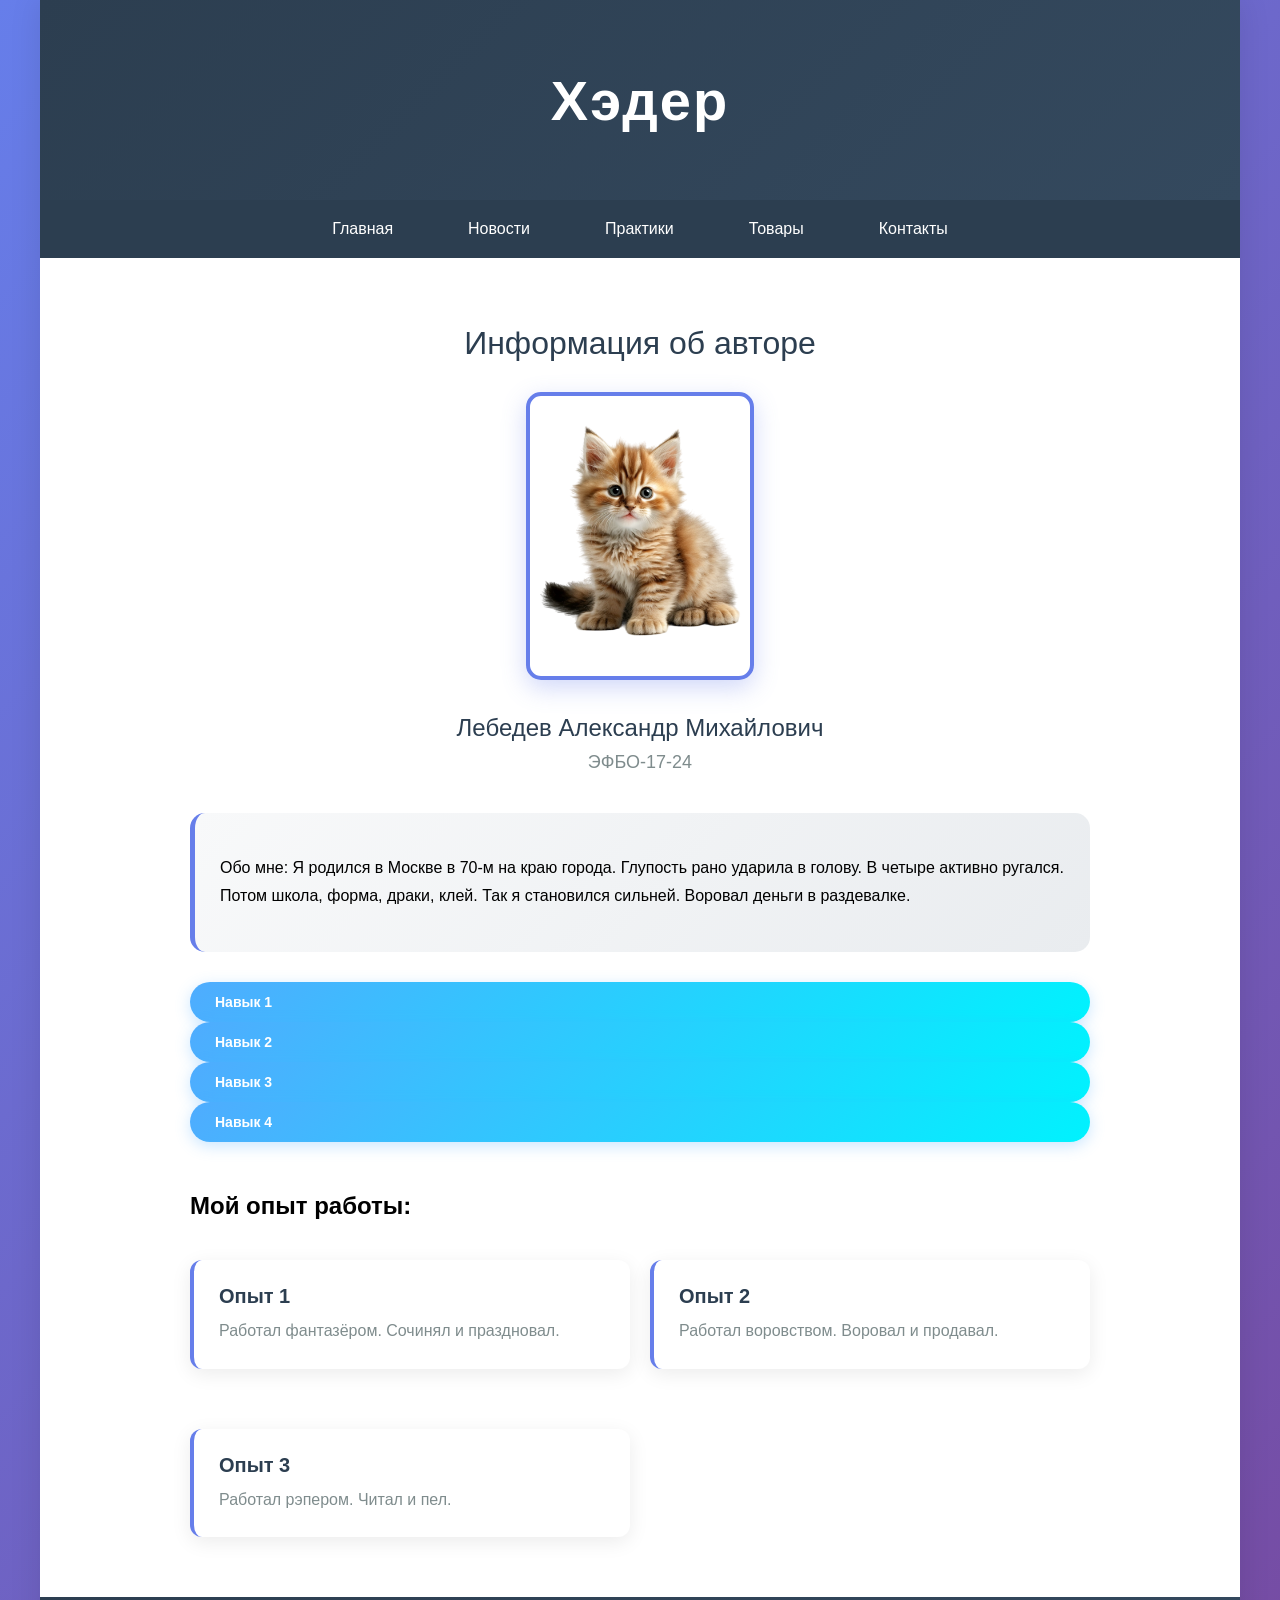
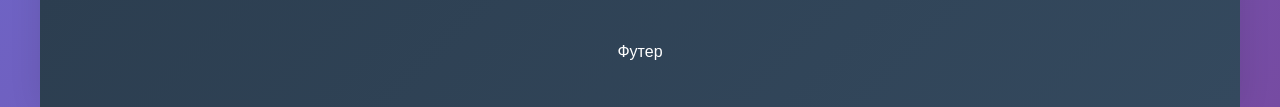
<file: index.html>
<!DOCTYPE html>
    <html lang="ru"> 
        <head> 
            <meta charset="UTF-8"> 
            <meta name="viewport" content="width=device-width, initial-scale=1.0"> 
            <title>Семестровая работа</title> 
            <link rel="stylesheet" href="style/styles.css"> 
        </head> 
        <body> 
            <div class="page-container"> 
            <header class="header">
                <h1>Хэдер</h1>
            </header> 
            <nav class="nav"> 

                <ul class="nav-list"> 
                    <li class="nav-item"><a class="nav-link"  href="index.html">Главная</a></li> 
                    <li class="nav-item"><a class="nav-link"  href="pages/news.html">Новости</a></li> 
                    <li class="nav-item"><a class="nav-link" href="pages/practices.html">Практики</a></li>  
                    <li class="nav-item"><a class="nav-link"  href="pages/goods.html">Товары</a></li> 
                    <li class="nav-item"><a class="nav-link" href="pages/contacts.html">Контакты</a></li> 
                </ul> 

            </nav> 

            <main class="content"> 
                <article class="profile-header"> 
                    <h1 class="profile-title">Информация об авторе</h1>
                    <img class="profile-photo" src="images/photo.jpg" alt="Фото автора" width="200"  height="250">
                    <h2 class="profile-name">Лебедев Александр Михайлович</h2> 
                    <p class="profile-group">ЭФБО-17-24</p> 
                </article>
        
                <section class="about-me">
                    <p>Обо мне: Я родился в Москве в 70-м на краю города. Глупость рано 
                    ударила в голову. В четыре активно ругался. 
                    Потом школа, форма, драки, клей. Так я становился сильней. Воровал деньги в 
                    раздевалке.</p> 
                </section>

                <section class="skills-container">
                        <div class="skill-tag">Навык 1</div> 
                        <div class="skill-tag">Навык 2</div> 
                        <div class="skill-tag">Навык 3</div> 
                        <div class="skill-tag">Навык 4</div> 
                </section>

                <section class="experience-section"> 
                    <h2 class="section title">Мой опыт работы:</h2>

                    <div class="experience-grid">

                        <article class="experience-card"> 
                            <h3 class="experience-title">Опыт 1</h3> 
                            <p class="experience-desc"> Работал фантазёром. Сочинял и праздновал.</p> 
                        </article> 

                        <article class="experience-card">
                            <h3 class="experience-title">Опыт 2</h3> 
                            <p class="experience-desc">Работал воровством. Воровал и продавал.</p> 
                        </article>

                        <article class="experience-card"> 
                            <h3 class="experience-title">Опыт 3</h3> 
                            <p class="experience-desc">Работал рэпером. Читал и пел. </p>
                        </article>

                    </div>

                </section> 
            </main> 

            <footer class="footer">
                <p>Футер</p>
            </footer>  
        </div>  
    </body>
</html>
</file>
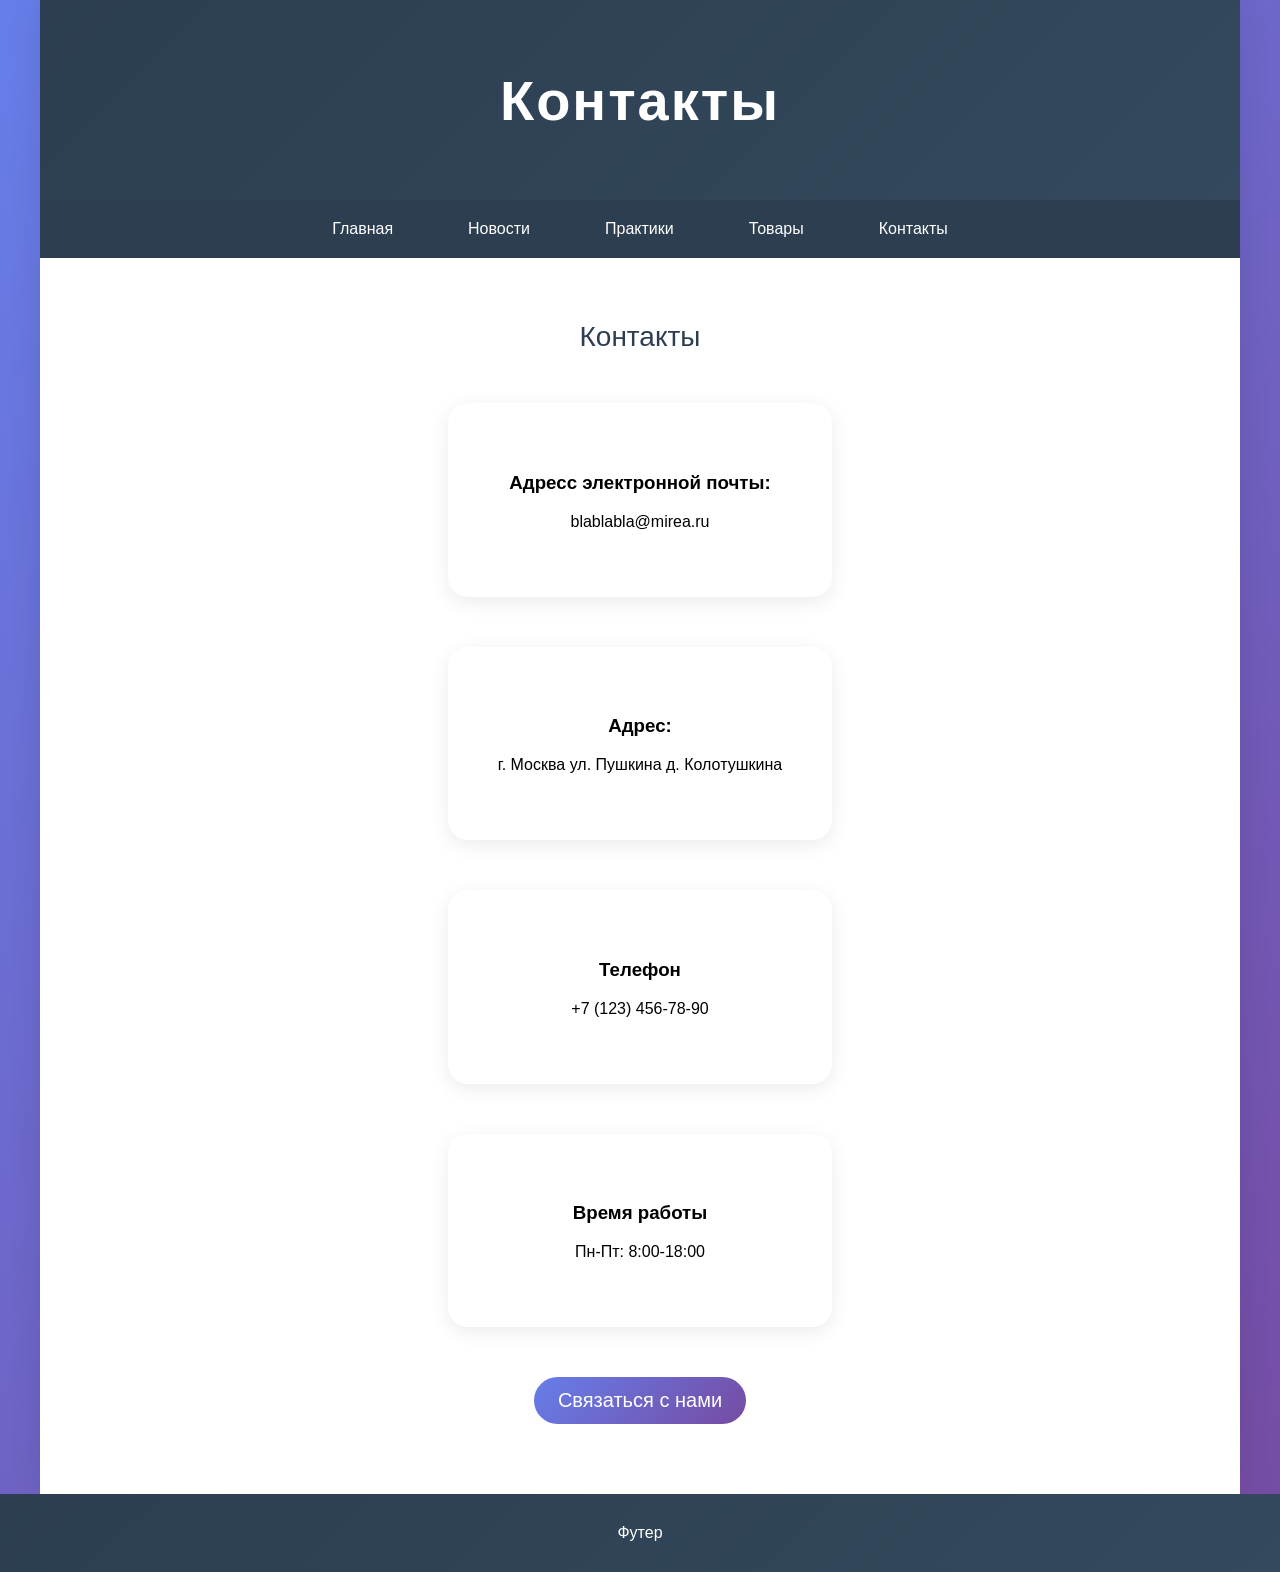
<file: pages/contacts.html>
<!DOCTYPE html>
<html lang="ru">
    <head>
        <meta chraset="UTF-8">
        <meta name="viewport" content="width=device-width, initial-scale=1.0"> 
        <title>Контакты</title>
        <link rel="stylesheet" href="../style/styles.css">
    </head>
    <body>
        <div class="page-container">

            <header class="header">
                <h1>Контакты</h1>
            </header>

                <nav class="nav"> 

                <ul class="nav-list"> 
                    <li class="nav-item"><a class="nav-link"  href="../index.html">Главная</a></li> 
                    <li class="nav-item"><a class="nav-link"  href="news.html">Новости</a></li> 
                    <li class="nav-item"><a class="nav-link" href="practices.html">Практики</a></li>  
                    <li class="nav-item"><a class="nav-link"  href="goods.html">Товары</a></li> 
                    <li class="nav-item"><a class="nav-link" href="contacts.html">Контакты</a></li> 
                </ul> 

            </nav> 
                <main class="content">
                    <h2 class="section-title">Контакты</h2>
                    <section class = "contacts-container">
                        <section class="contacts-block">
                            <h3>Адресс электронной почты:</h3>
                            <p>blablabla@mirea.ru</p>
                        </section>
                        
                        <section class="contacts-block">
                            <h3>Адрес:</h3>
                            <p>г. Москва ул. Пушкина д. Колотушкина</p>
                        </section>

                        <section class="contacts-block">
                            <h3>Телефон</h3>
                            <p>+7 (123) 456-78-90</p>

                        </section>

                        <section class="contacts-block">
                            <h3>Время работы</h3>
                            <p>Пн-Пт: 8:00-18:00</p>

                        </section>
                
                        <button id="openDialog" type="button">Связаться с нами</button>

                            <dialog id="contactDialog" aria-labelledby="dialogTitle">
                            <h2 id="dialogTitle">Обратная связь</h2>

                            <form id="contactForm" method="dialog" novalidate>
                                <div class="form-group">
                                    <label for="name">Имя</label>
                                    <input id="name" name="name" type="text" required minlength="2" autocomplete="given-name">
                                </div>

                                <div class="form-group">
                                    <label for="email">E-mail</label>
                                    <input id="email" name="email" type="email" required placeholder="example@example.ru">
                                </div>

                                <div class="form-group"> 
                                    <label for="phone">Телефон</label>
                                    <input id="phone" name="phone" type="tel" inputmode="tel" autocomplete="tel"
                                    aria-describedby="phoneHelp" placeholder="+7 (___) ___-__-__"
                                    required pattern="^\+7 \(\d{3}\) \d{3}-\d{2}-\d{2}$">
                                    <small id="phoneHelp">Формат: +7 (900) 000-00-00</small>
                                </div>
                                <div class="form-group">
                                    <label for="date">Дата</label>
                                    <input id="date" name="date" type="date">
                                </div>

                                <div class="form-group">
                                    <label for="topic">Тема</label>
                                    <select id="topic" name="topic" required>
                                        <option value="">Выберите тему</option>
                                        <option value="question">Вопрос</option>
                                        <option value="order">Заказ</option>
                                        <option value="other">Другое</option>
                                    </select>
                                </div>

                                <div class="form-group">
                                    <label for="message">Сообщение</label>
                                    <textarea id="message" name="message" rows="4" required></textarea>
                                </div>
                                <div class="form-actions">
                                    <button type="button" id="closeDialog">Закрыть</button>
                                    <button type="submit">Отправить</button>
                                </div>
                            </form>
                        </dialog>

                    </section>
                </main>

            <script>
                // Элементы модального окна
                const dlg = document.getElementById('contactDialog');
                const openBtn = document.getElementById('openDialog');
                const closeBtn = document.getElementById('closeDialog');
                const form = document.getElementById('contactForm');
                let lastActive = null;

                // Открытие модалки
                openBtn.addEventListener('click', () => {
                    lastActive = document.activeElement;
                    dlg.showModal(); // модальный режим + затемнение
                    dlg.querySelector('input,select,textarea,button')?.focus();
                });

                // Закрытие модалки
                closeBtn.addEventListener('click', () => dlg.close('cancel'));

                // Валидация формы
                form?.addEventListener('submit', (e) => {
                // 1) Сброс кастомных сообщений
                    [...form.elements].forEach(el => el.setCustomValidity?.(''));

                    // 2) Проверка встроенных ограничений
                    if (!form.checkValidity()) {
                        e.preventDefault();

                        // Пример: таргетированное сообщение
                        const email = form.elements.email;
                        if (email?.validity.typeMismatch) {
                            email.setCustomValidity('Введите корректный e-mail, например name@example.com');
                        }

                        form.reportValidity(); // показать браузерные подсказки

                        // Ally: подсветка проблемных полей
                        [...form.elements].forEach(el => {
                            if (el.willValidate) el.toggleAttribute('aria-invalid', !el.checkValidity());
                        });
                        return;
                    }

                    // 3) Успешная «отправка» (без сервера)
                    e.preventDefault();
                    // Если форма внутри <dialog>, закрываем окно:
                    document.getElementById('contactDialog').close('success');
                    form.reset();
                });

                // Возврат фокуса после закрытия
                dlg.addEventListener('close', () => { 
                    lastActive?.focus(); 
                });

                // Лёгкая маска телефона (доп. задание)
                const phone = document.getElementById('phone');

                phone?.addEventListener('input', () => {
                    const digits = phone.value.replace(/\D/g,'').slice(0,11); // до 11 цифр
                    const d = digits.replace(/^8/, '7');    // нормализуем 8 -> 7
                    const parts = []
                    if (d.length > 0) parts.push('+7');
                    if (d.length > 1) parts.push(' (' + d.slice(1,4));
                    if (d.length >= 4) parts[parts.length - 1] += ')';
                    if (d.length >= 5) parts.push(' ' + d.slice(4,7));
                    if (d.length >= 8) parts.push('-' + d.slice(7,9));
                    if (d.length >= 10) parts.push('-' + d.slice(9,11));
                    phone.value = parts.join('');
                });

                // Строгая проверка (если задаёте pattern из JS):
                phone?.setAttribute('pattern', '^\\+7 \\(\\d{3}\\) \\d{3}-\\d{2}-\\d{2}$');


                // Функция для отправки формы 
                function submitForm() { 
                const form = document.getElementById('feedbackForm'); 
                const formData = new FormData(form); 
                // Простая валидация 
                if (!form.checkValidity()) { 
                    form.reportValidity(); 
                    return; 
                                    } 
                // Собираем данные формы 
                const data = { 
                    name: formData.get('name'), 
                    phone: formData.get('phone'), 
                    email: formData.get('email'), 
                    category: formData.get('category'), 
                    message: formData.get('message') 
                }; // В реальном приложении здесь был бы AJAX-запрос 
                console.log('Данные формы:', data); // Показываем уведомление об успешной отправке 
                alert('Спасибо! Ваше обращение отправлено. Мы свяжемся с вами в ближайшее время.'); // Закрываем модальное окно 
                contactModal.close(); 
                // Очищаем форму 
                form.reset(); 
                } 
                // Закрытие модального окна по клику на фон 
                document.getElementById('contactModal').addEventListener('click', 
                function(event) { 
                if (event.target === this) { 
                    this.close(); 
                } 
                }); 
                // Обработка отправки формы через Enter (предотвращаем стандартное 
                document.getElementById('feedbackForm').addEventListener('keypress', function(event){ 
                    if (event.key === 'Enter' && event.target.type !== 'textarea') { 
                        event.preventDefault(); 
                    } 
                });
            </script>
        </div> 
        <div class="footer">Футер</div>
        
    </body>
</html>
</file>
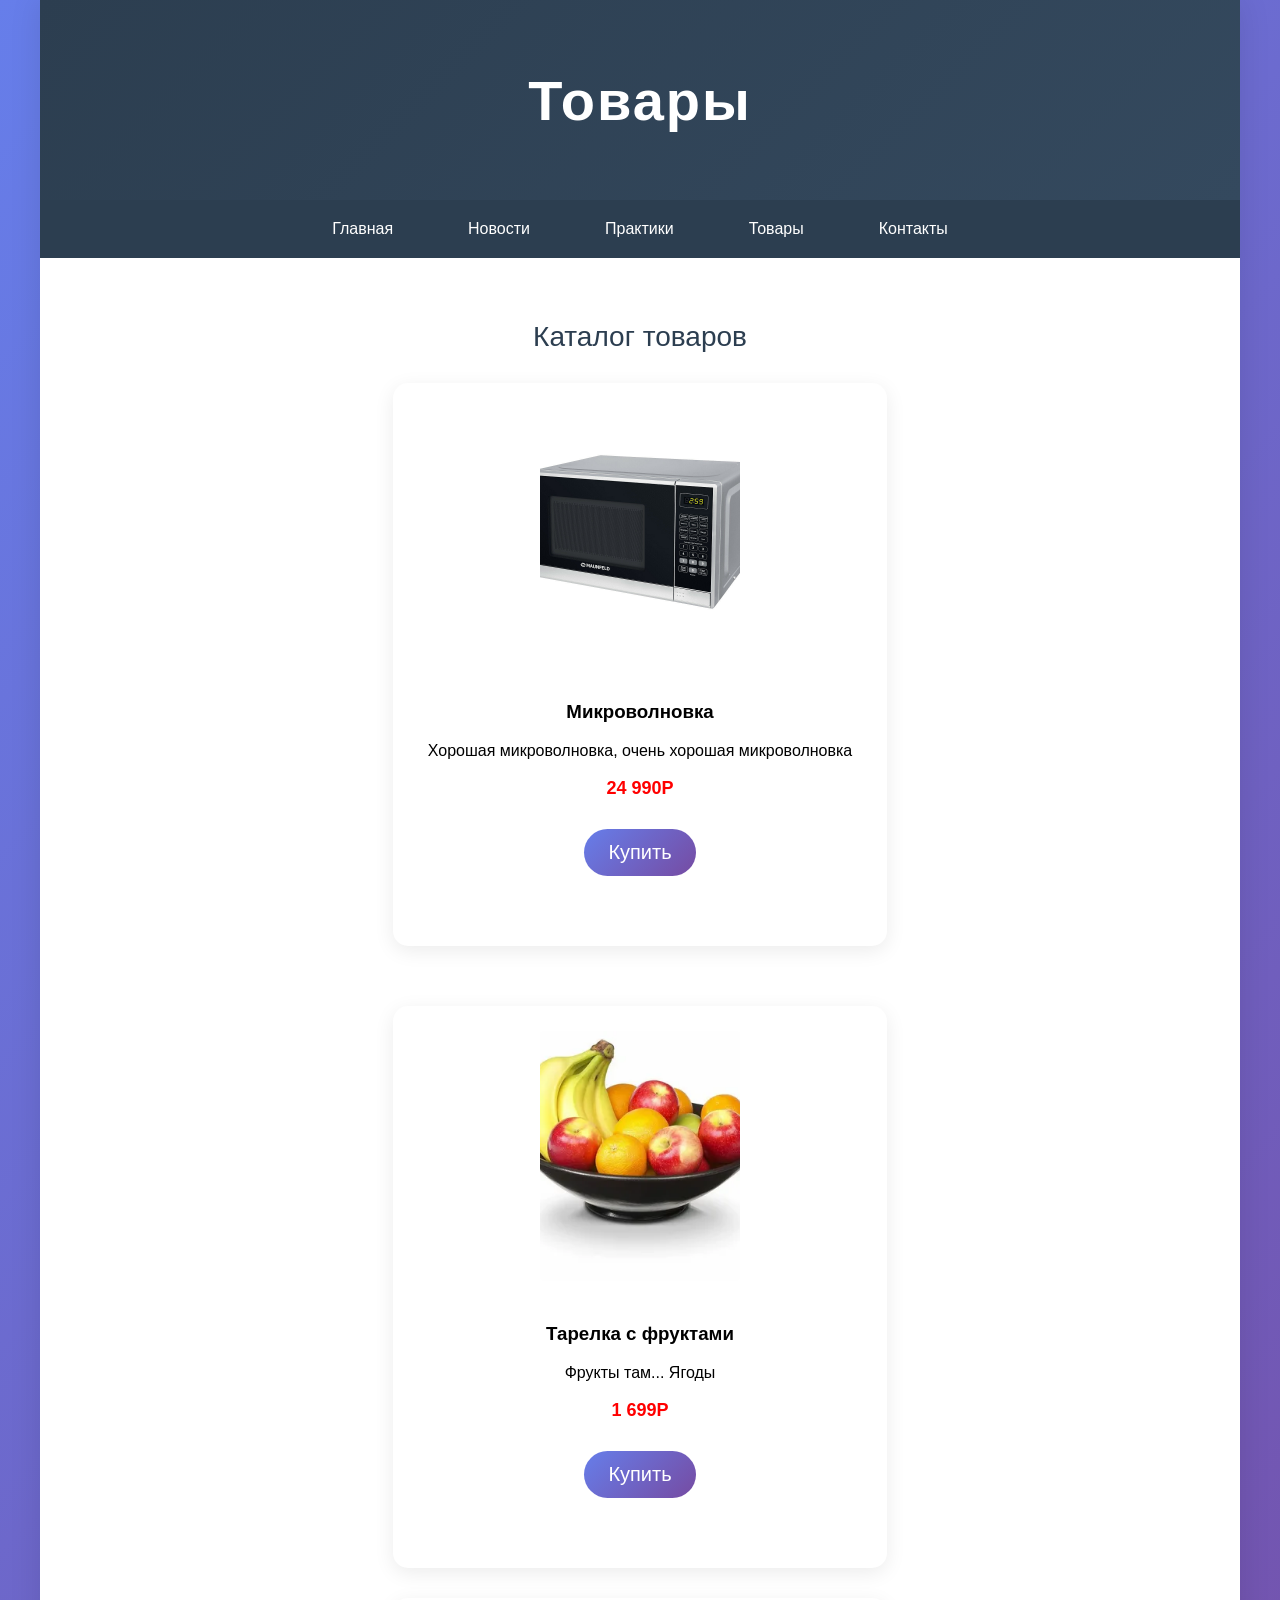
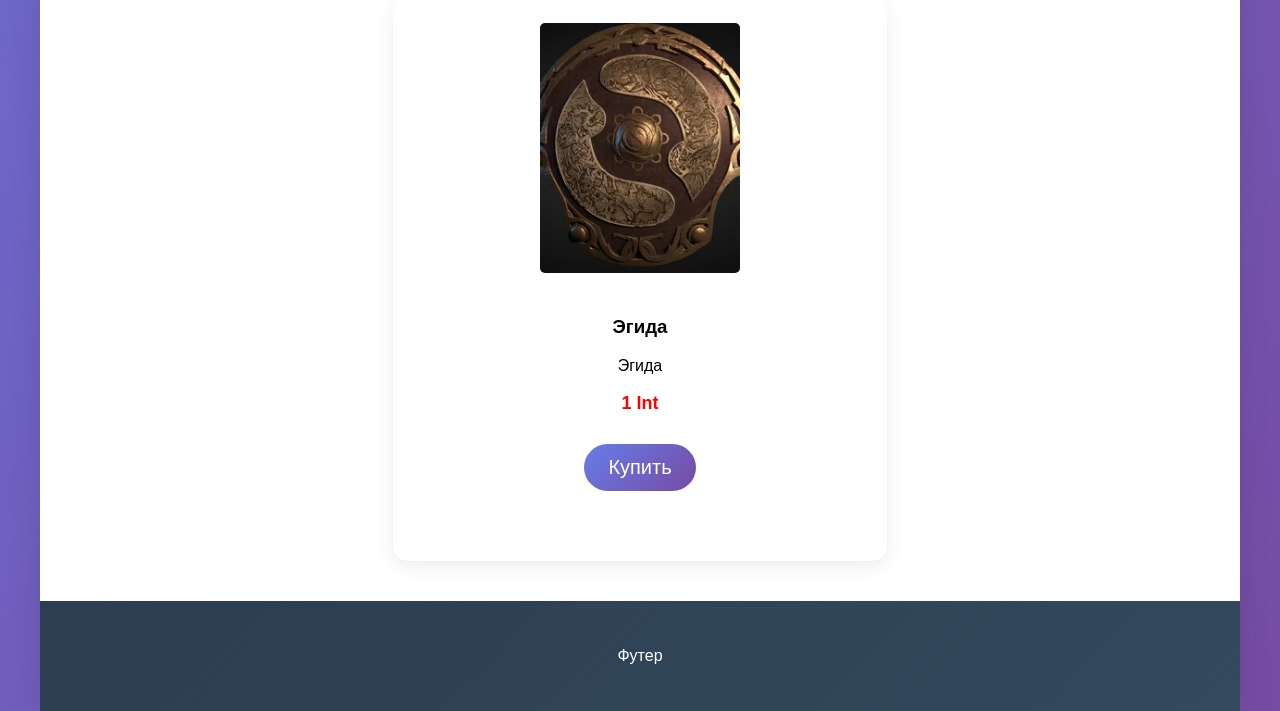
<file: pages/goods.html>
<!DOCTYPE html>
<html lang="ru">
    <head>
        <meta charset="UTF-8">
        <meta name="viewport" content="width=device-width, initial-scale=1.0"> 
        <title>Товары</title>
        <link rel="stylesheet" href="../style/styles.css">
    </head>
    <body>
        <div class="page-container">
        <header class="header">
            <h1>Товары</h1>
        </header>
            <nav class="nav"> 

                <ul class="nav-list"> 
                    <li class="nav-item"><a class="nav-link"  href="../index.html">Главная</a></li> 
                    <li class="nav-item"><a class="nav-link"  href="news.html">Новости</a></li> 
                    <li class="nav-item"><a class="nav-link" href="practices.html">Практики</a></li>  
                    <li class="nav-item"><a class="nav-link"  href="goods.html">Товары</a></li> 
                    <li class="nav-item"><a class="nav-link" href="contacts.html">Контакты</a></li> 
                </ul> 

            </nav> 

            <main class="content">
                <section class="goods-section">

                    <h2 class="section-title">Каталог товаров</h2>

                    <div class="goods-grid">
                        <article class="goods-card">
                            <img class="goods-card-img" src="../images/img1.jpg" alt="Фото товара1">
                            <div class="product-info">
                                <h3 class="product-name" >Микроволновка</h3>
                                <p class="product-description"> Хорошая микроволновка, очень хорошая микроволновка</p>
                                <p class="goods-price">24 990Р</p>
                                <button class="product-button">Купить</button>
                            </div>
                        </article>
                        
                    <div class="goods-grid">
                        <article class="goods-card">
                                <img class="goods-card-img" src="../images/img2.jpg" alt="Фото товара2">
                                <div class="product-info">
                                <h3 class="product-name">Тарелка с фруктами</h3>
                                <p class="product-description">Фрукты там... Ягоды</p>
                                <p class="goods-price">1 699Р</p>
                                <button class="product-button">Купить</button>
                            </div>
                        </article>
                    </div>

                        <article class="goods-card">
                                <img class="goods-card-img" src="../images/img3.jpg" alt="Фото товара3">
                                <div class="product-info">
                                <h3 class="product-name">Эгида</h3>
                                <p class="product-description">Эгида</p>
                                <p class="goods-price">1 Int</p>
                                <button class="product-button">Купить</button>
                            </div>
                        </article>

                    </div>
                </section>
            </main>

            <footer class="footer">
                <p>Футер</p>
            </footer> 
        </div>
        
    </body>
</html>
</file>
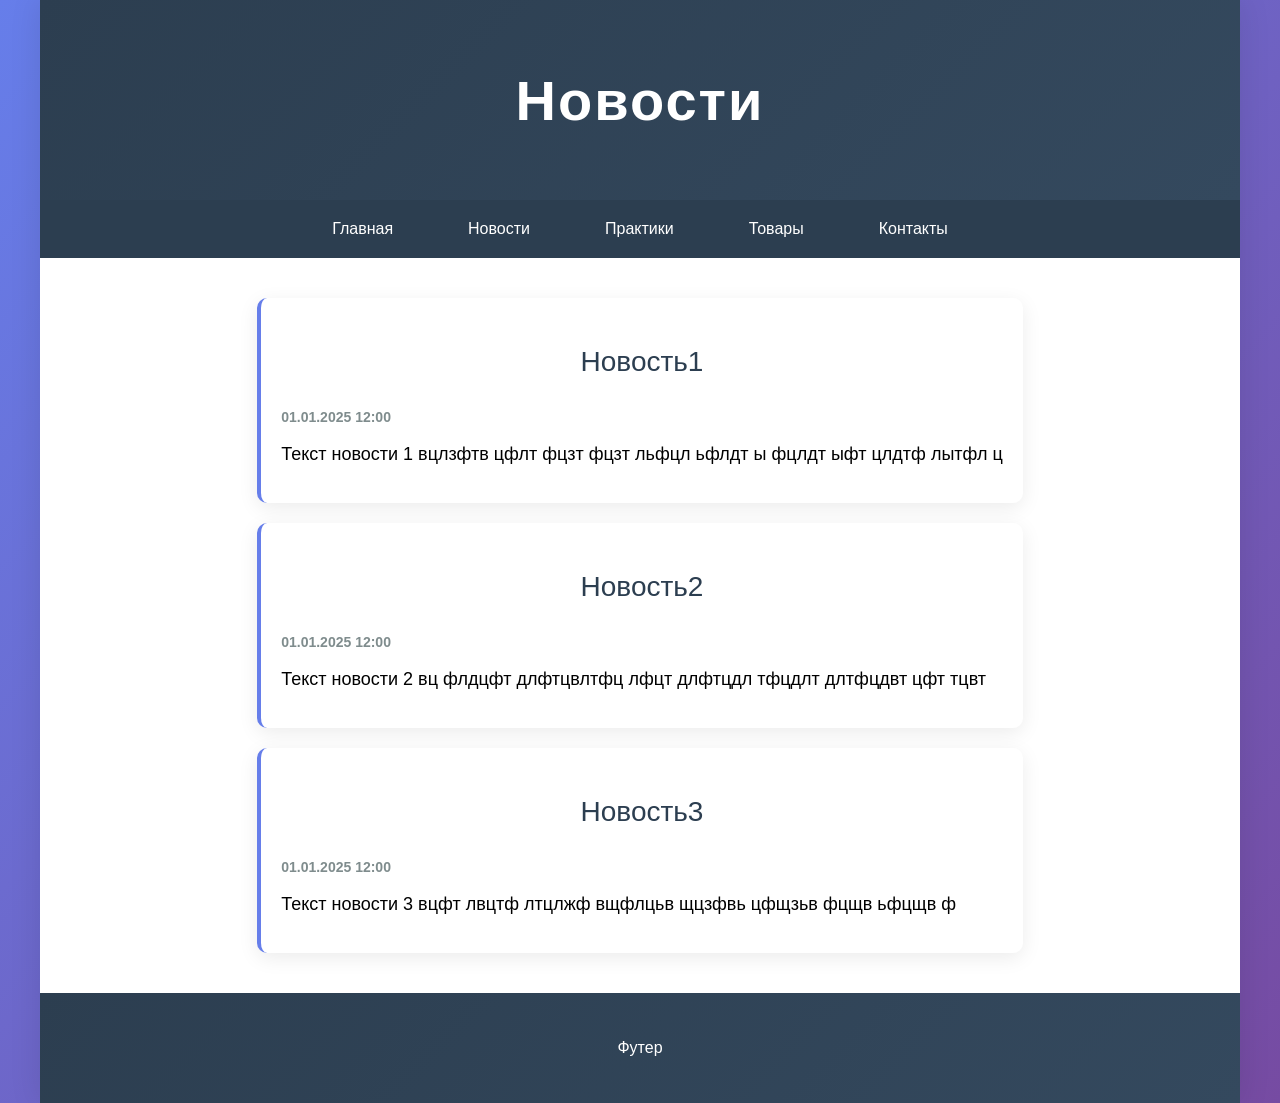
<file: pages/news.html>
<!DOCTYPE html>
<html lang="ru">
    <head class="">
        <meta chraset="UTF-8">
        <meta name="viewport" content="width=device-width, initial-scale=1.0"> 
        <title>Новости</title>
        <link rel="stylesheet" href="../style/styles.css">
    </head>
    <body>
        <div class="page-container">

            <header class="header">
                <h1>Новости</h1>
            </header>
            <nav class="nav"> 

                <ul class="nav-list"> 
                    <li class="nav-item"><a class="nav-link"  href="../index.html">Главная</a></li> 
                    <li class="nav-item"><a class="nav-link"  href="news.html">Новости</a></li> 
                    <li class="nav-item"><a class="nav-link" href="practices.html">Практики</a></li>  
                    <li class="nav-item"><a class="nav-link"  href="goods.html">Товары</a></li> 
                    <li class="nav-item"><a class="nav-link" href="contacts.html">Контакты</a></li> 
                </ul> 

            </nav>

            <main class="content">
                <section class="news-section">
                    <article class="news-block">

                        <h1 class="section-title">Новость1</h1>
                        <b class="news-date">01.01.2025 12:00 </b>
                        <p class=" news-text">Текст новости 1 вцлзфтв цфлт фцзт фцзт льфцл ьфлдт ы фцлдт ыфт цлдтф лытфл ц</p>

                    </article>

                    <article class="news-block">

                        <h1 class="section-title">Новость2</h1>
                        <b class="news-date">01.01.2025 12:00 </b>
                        <p class="news-text">Текст новости 2 вц флдцфт длфтцвлтфц лфцт длфтцдл тфцдлт длтфцдвт цфт тцвт</p>

                    </article>

                    <article class="news-block">

                        <h1 class="section-title">Новость3</h1>
                        <b class="news-date">01.01.2025 12:00 </b>
                        <p class="news-text">Текст новости 3 вцфт лвцтф лтцлжф вщфлцьв щцзфвь цфщзьв фцщв ьфцщв ф</p>
                        
                    </article>
                </section>
            </main>
            <footer class="footer">
                <p>Футер</p>
            </footer> 
        </div>
    </body>
</html>
</file>
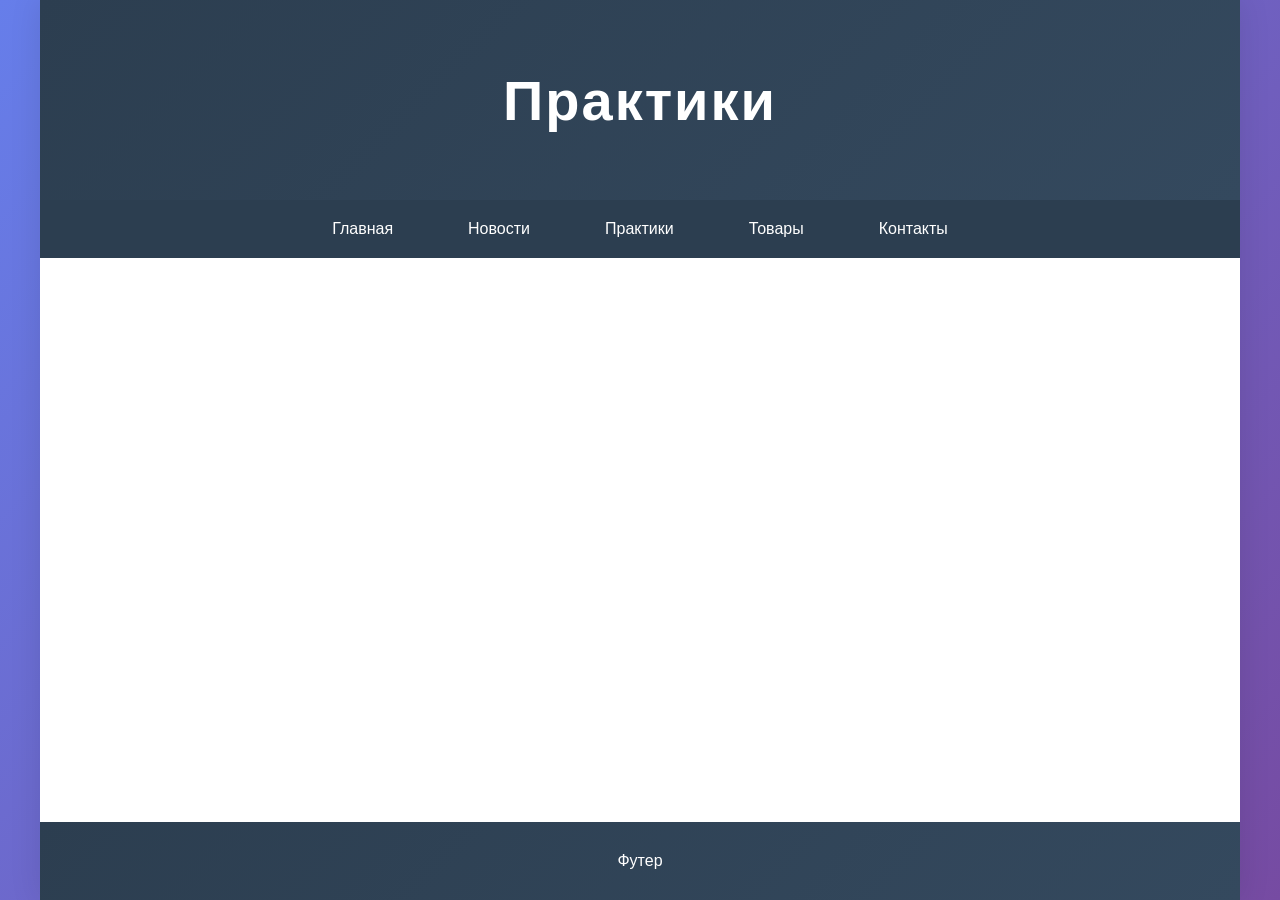
<file: pages/practices.html>
<!DOCTYPE html>
<html lang="ru">
    <head>
        <meta chraset="UTF-8">
        <meta name="viewport" content="width=device-width, initial-scale=1.0"> 
        <title>Практики</title>
        <link rel="stylesheet" href="../style/styles.css">
    </head>
    <body>
        <div class="page-container">

            <header class="header">
                <h1>Практики</h1>
            </header>
            
                    <div class="nav"> 

                    <ul class="nav-list"> 
                        <li class="nav-item"><a class="nav-link"  href="../index.html">Главная</a></li> 
                        <li class="nav-item"><a class="nav-link"  href="news.html">Новости</a></li> 
                        <li class="nav-item"><a class="nav-link" href="practices.html">Практики</a></li>  
                        <li class="nav-item"><a class="nav-link"  href="goods.html">Товары</a></li> 
                        <li class="nav-item"><a class="nav-link" href="contacts.html">Контакты</a></li> 
                    </ul> 

                    </div> 
                    <div class="content"></div>

                
            <div class="footer">Футер</div> 
        </div>
    </body>
</html>
</file>
<file: style/styles.css>
/* ===== БАЗОВЫЕ СТИЛИ ===== */
body { 
    font-family: 'Segoe UI', Tahoma, Geneva, Verdana, sans-serif; /* Современный шрифт для лучшей читаемости */ 
    margin: 0; /* Убираем стандартные отступы браузера */ 
    padding: 0; /* Убираем стандартные внутренние отступы */ 
    background: linear-gradient(135deg, #667eea 0%, #764ba2 100%); /* Красивый градиентный фон всей страницы */ 
    min-height: 100vh; /* Минимальная высота равна высоте окна браузера */ 
}
/* ===== КОНТЕЙНЕР СТРАНИЦЫ ===== */
 .page-container { 
    max-width: 1200px; 
    margin: 0 auto; 
    background: white; 
    min-height: 100vh; 
    box-shadow: 0 0 30px rgba(0,0,0,0.1); 
    /* Новое: Сеточный макет для семантических областей */ 
    display: grid; 
    grid-template-rows: auto auto 1fr auto; 
    grid-template-areas:  
    "header" 
    "nav" 
    "main" 
    "footer"; 
} 

/* ===== ШАПКА ===== */
.header { 
    background: linear-gradient(135deg, #2c3e50 0%, #34495e 100%); /* Темный 
    градиентный фон */ 
    color: white; /* Белый цвет текста */ 
    text-align: center; /* Выравнивание текста по центру */ 
    padding: 30px; /* Внутренние отступы со всех сторон */ 
    font-size: 28px; /* Размер шрифта */ 
    font-weight: 300; /* Легкое начертание шрифта */ 
    letter-spacing: 2px; /* Расстояние между буквами */ 
    grid-area: header; 
} 

/* ===== НАВИГАЦИЯ ===== */
.nav { 
    background: #2c3e50; /* Темно-синий фон навигации */ 
    padding: 20px 0; /* Вертикальные отступы */ 
    grid-area: nav;
} 
.nav-list { 
    list-style: none; /* Убираем маркеры списка */ 
    margin: 0; /* Убираем внешние отступы */ 
    padding: 0; /* Убираем внутренние отступы */ 
    display: flex; /* Горизонтальное расположение элементов */ 
    justify-content: center; /* Выравнивание по центру */ 
    gap: 25px; /* Расстояние между элементами навигации */ 
} 

.nav-item { 
    margin: 0; /* Убираем отступы у пунктов меню */ 
} 

.nav-link { 
    color: white; /* Белый цвет текста ссылок */ 
    text-decoration: none; /* Убираем подчеркивание ссылок */ 
    padding: 12px 25px; /* Отступы внутри ссылок */ 
    border-radius: 25px; /* Скругленные углы (капсульная форма) */ 
    transition: all 0.3s ease; /* Плавные анимации при изменении */ 
    font-weight: 500; /* Средняя жирность шрифта */ 
}

.nav-link:hover { 
    background: rgba(255,255,255,0.1); /* Полупрозрачный белый фон при наведении */ 
    transform: translateY(-2px); /* Легкое поднятие элемента при наведении */ 
}

/* ===== ОСНОВНОЙ КОНТЕНТ ===== */
 main.content { 
    padding: 40px; 
    max-width: 900px; 
    margin: 0 auto; 
    /* Новое: Привязка к области сетки */ 
    grid-area: main; 
}  
/* ===== ГЛАВНАЯ СТРАНИЦА ===== */
.profile-header { 
    text-align: center; /* Выравнивание по центру */ 
    margin-bottom: 40px; /* Отступ снизу */ 
} 
.profile-title { 
    font-size: 32px; /* Размер шрифта заголовка */ 
    color: #2c3e50; /* Темно-синий цвет текста */ 
    margin-bottom: 10px; /* Отступ снизу */ 
    font-weight: 300; /* Легкое начертание шрифта */ 
} 
.profile-photo { 
    width: 220px; /* Фиксированная ширина фото */ 
    height: 280px; /* Фиксированная высота фото */ 
    border-radius: 15px; /* Скругленные углы фото */ 
    object-fit: cover; /* Обрезка фото для сохранения пропорций */ 
    margin: 20px auto; /* Центрирование и отступы */ 
    border: 4px solid #667eea; /* Синяя рамка вокруг фото */ 
    box-shadow: 0 8px 25px rgba(102, 126, 234, 0.3); /* Тень с синим оттенком */ 
} 
.profile-name { 
    font-size: 24px; /* Размер шрифта имени */ 
    color: #2c3e50; /* Темно-синий цвет текста */ 
    margin: 10px 0; /* Вертикальные отступы */ 
    font-weight: 500; /* Средняя жирность шрифта */ 
} 
.profile-group { 
    font-size: 18px; /* Размер шрифта группы */ 
    color: #7f8c8d; /* Серый цвет текста */ 
    margin: 5px 0; /* Вертикальные отступы */ 
} 

.about-me { 
    background: linear-gradient(135deg, #f8f9fa 0%, #e9ecef 100%); /* Светлый 
    градиентный фон */ 
    padding: 25px; /* Внутренние отступы */ 
    border-radius: 15px; /* Скругленные углы */ 
    margin: 30px 0; /* Вертикальные отступы */ 
    border-left: 5px solid #667eea; /* Синяя полоса слева */ 
    font-size: 16px; /* Размер шрифта текста */ 
    line-height: 1.8; /* Межстрочный интервал */ 
} 

/* ===== НАВЫКИ ===== */
 .skills-grid { 
    display: grid; 
    grid-template-columns: repeat(auto-fit, minmax(150px, 1fr)); 
    gap: 15px; 
    margin: 20px 0; 
}  

.skill-tag { 
    background: linear-gradient(135deg, #4facfe 0%, #00f2fe 100%); /* Голубой градиентный фон */ 
    color: white; /* Белый цвет текста */ 
    padding: 12px 25px; /* Внутренние отступы */ 
    border-radius: 25px; /* Круглые углы (капсульная форма) */ 
    font-weight: 600; /* Жирный шрифт */ 
    font-size: 14px; /* Размер шрифта */ 
    box-shadow: 0 4px 15px rgba(79, 172, 254, 0.3); /* Тень с голубым оттенком */ 
    transition: all 0.3s ease; /* Плавные анимации при изменении */ 
} 
.skill-tag:hover { 
    transform: translateY(-3px); /* Поднятие элемента при наведении */ 
    box-shadow: 0 6px 20px rgba(79, 172, 254, 0.4); /* Увеличение тени при 
    наведении */ 
} 

.experience-section { 
    margin-top: 50px; /* Отступ сверху */ 
} 
.section-title { 
    font-size: 28px; /* Размер шрифта заголовка секции */ 
    color: #2c3e50; /* Темно-синий цвет текста */ 
    text-align: center; /* Выравнивание по центру */ 
    margin-bottom: 30px; /* Отступ снизу */ 
    font-weight: 300; /* Легкое начертание шрифта */ 
} 

.experience-grid { 
    display: grid; 
    grid-template-columns: repeat(auto-fit, minmax(300px, 1fr)); 
    gap: 20px; 
} 

.experience-card { 
    background: white; /* Белый фон карточки */ 
    padding: 25px; /* Внутренние отступы */ 
    margin: 20px 0; /* Вертикальные отступы */ 
    border-radius: 12px; /* Скругленные углы */ 
    box-shadow: 0 5px 20px rgba(0,0,0,0.08); /* Легкая тень */ 
    border-left: 4px solid #667eea; /* Синяя полоса слева */ 
    transition: transform 0.3s ease; /* Плавная анимация трансформации */ 
}

.experience-card:hover { 
    transform: translateX(5px); /* Сдвиг вправо при наведении */ 
} 
.experience-title { 
    font-size: 20px; /* Размер шрифта заголовка опыта */ 
    color: #2c3e50; /* Темно-синий цвет текста */ 
    margin: 0 0 10px 0; /* Отступ снизу */ 
    font-weight: 600; /* Жирный шрифт */ 
} 
.experience-desc { 
    color: #7f8c8d; /* Серый цвет текста */ 
    line-height: 1.6; /* Межстрочный интервал */ 
    margin: 0; /* Убираем отступы */ 
}

/* ==== НОВОСТИ ==== */
.news-block{
    background: white; /* Белый фон карточки */ 
    padding: 20px; /* Внутренние отступы */  
    border-radius: 10px; /* Скругленные углы */ 
    box-shadow: 0 5px 20px rgba(0,0,0,0.08); /* Легкая тень */ 
    border-left: 4px solid #667eea; /* Синяя полоса слева */ 

}
.news-section{
    display: grid;
    gap: 20px; 

}



.news-date{
    font-size: 14px;
    color:#7f8c8d;

}
.news-text{
    font-size: 18px;

}
/* ==== КОНТАКТЫ ==== */

/* ТОВАРЫ */
.goods-section{
    max-width: 1200px;
    margin:0 auto;
}
.goods-title{
    font-size: 30px; 
    margin-bottom: 10px;  
    text-align: center;
}

.goods-grid {
    display: grid;
    grid-template-columns: repeat(auto-fit, minmax(280px, 1fr));
    gap: 30px;
    margin-top: 30px;
}
        
.goods-card {
    background: white;
    padding: 25px;
    border-radius: 15px;
    text-align: center;
    box-shadow: 0 5px 20px rgba(0, 0, 0, 0.08);
    transition: transform 0.3s ease;
}
        
.goods-card:hover {
    transform: translateY(-5px);
    box-shadow: 0 5px 15px rgba(0,0,0,0.1);
}
        
.goods-card-img {
    width: 200px;
    height: 250px;
    object-fit: cover;
    border-radius: 5px;
    margin-bottom: 20px;
}

.goods-price{
    font-size: 18px;
    color: red;
    font-weight: 600;
}
.product-discription{
    color:gray;
    font-size: 12px;
    margin: 10px 0;
}

.product-info{
    padding: 0 10px 15px 10px;
}

.product-button{
    background: linear-gradient(135deg, #667eea 0%, #764ba2 100%);
    width: fit-content;
    margin: 30px auto;
    display: block;
    color: white;
    padding: 12px 24px;
    border:none;
    border-radius: 25px;
    cursor: pointer;
    font-size: 20px;
}
.product-button:active{
    transform: translateY(5px);
}

.contacts-container{
    text-align: center;
}

.contacts-block{
    background: white; 
    padding: 50px; 
    margin: 50px 0; 
    border-radius: 20px; 
    box-shadow: 0 5px 20px rgba(0,0,0,0.08);    
}




button{
    background: linear-gradient(135deg, #667eea 0%, #764ba2 100%);
    width: fit-content;
    margin: 30px auto;
    display: block;
    color: white;
    padding: 12px 24px;
    border:none;
    border-radius: 25px;
    cursor: pointer;
    font-size: 20px;
}
.contacts-button:active{
    transform: translateY(5px);
}

dialog { 
    padding: 1.25rem; 
    border: none; 
    border-radius: 12px;
}

dialog::backdrop { 
    background: rgba(0,0,0,.5); 
}
.form-actions { 
    display: flex; 
    gap: .5rem; 
    margin-top: 1rem; 
}
.form-group label {
    display: block;
    margin-bottom: 0.5rem;
    font-weight: 600;
    color: #2c3e50;
}
.form-group input, .form-group select, .form-group textarea {
    width: 100%;
    padding: 0.75rem;
    border: 2px solid #e9ecef;
    border-radius: 6px;
    font-size: 1rem;
    transition: border-color 0.3s ease;
    box-sizing: border-box;
}
.form-group {
    margin-bottom: 1.5rem;
}


/* ===== ФУТЕР ===== */
.footer { 
    background: linear-gradient(135deg, #2c3e50 0%, #34495e 100%); /* Темный градиентный фон */ 
    color: white; /* Белый цвет текста */ 
    text-align: center; /* Выравнивание по центру */ 
    padding: 30px; /* Внутренние отступы */ 
    grid-area: footer; 
} 

/* ===== АДАПТИВНОСТЬ ===== */
 /* Новое: Медиа-запросы для мобильных устройств */
 @media (max-width: 768px) { 
    .nav-list { 
        flex-direction: column; 
        gap: 10px; 
    } 
    .skills-grid { 
        grid-template-columns: 1fr; 
    } 
    .experience-grid { 
        grid-template-columns: 1fr; 
    } 
    main.content { 
        padding: 20px; 
    } 
}
</file>
